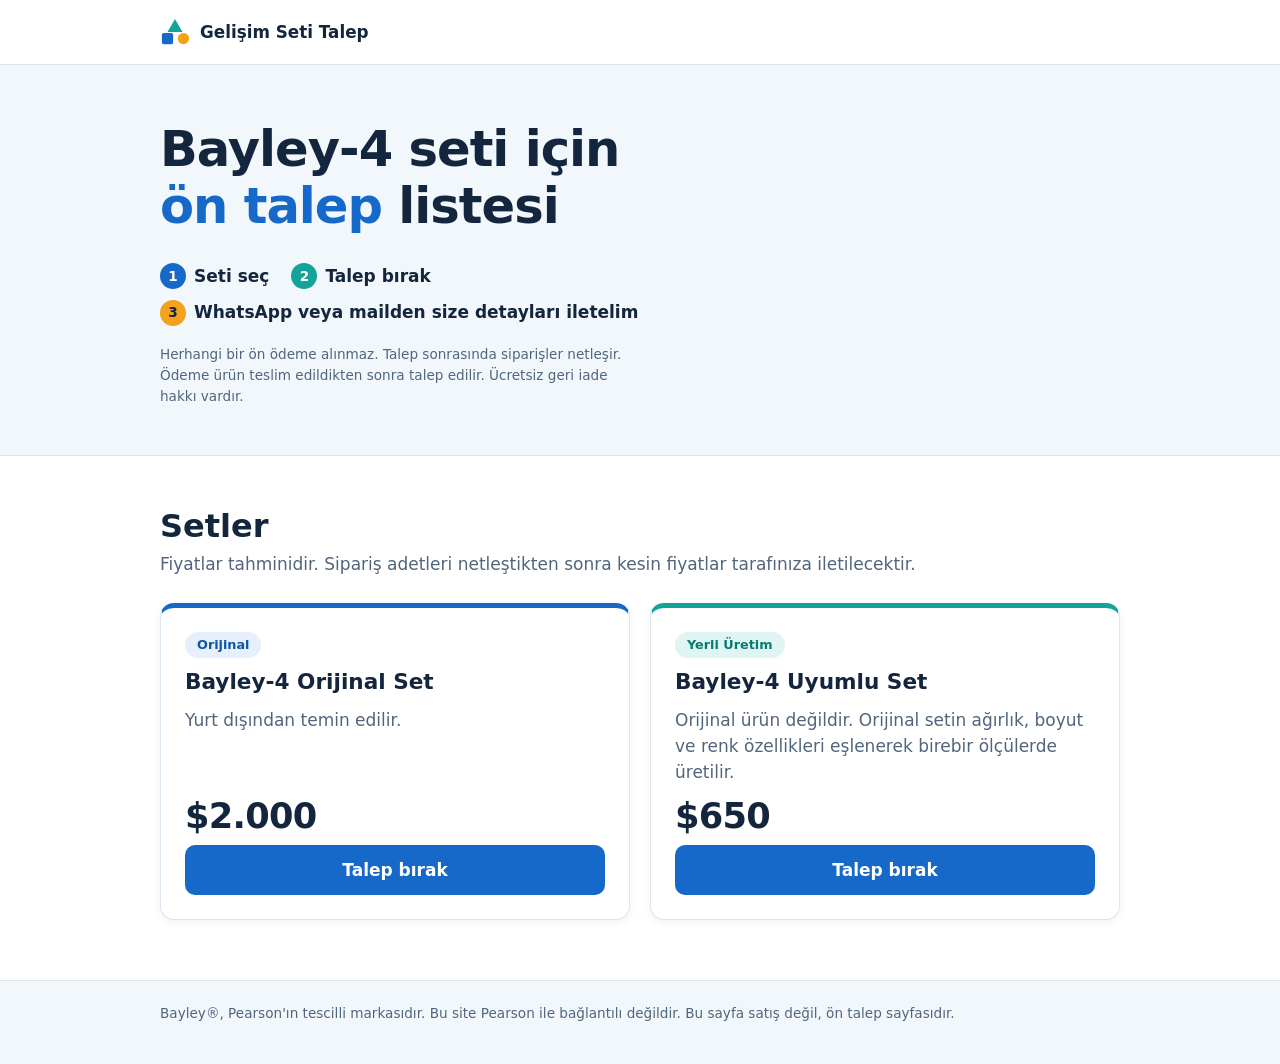
<file: index.html>
<!doctype html>
<html lang="tr">
<head>
<meta charset="utf-8">
<meta name="viewport" content="width=device-width, initial-scale=1">
<title>Bayley-4 Seti – Ön Talep</title>
<meta name="description" content="Bayley-4 gelişim değerlendirme seti için ön talep listesi. Orijinal ve yerli üretim seçenekleri.">
<meta name="robots" content="index,follow">
<link rel="stylesheet" href="style.css">
</head>
<body>

<header class="top">
  <div class="wrap top-in">
    <a class="brand" href="#top" aria-label="Ana sayfa">
      <svg width="30" height="30" viewBox="0 0 32 32" aria-hidden="true"><rect x="2" y="17" width="12" height="12" rx="2" fill="#1769c9"/><path d="M16 2l8 14H8z" fill="#12a39a"/><circle cx="25" cy="23" r="6" fill="#f2a21d"/></svg>
      <span>Gelişim Seti Talep</span>
    </a>
  </div>
</header>

<main id="top">
  <section class="hero">
    <div class="wrap hero-in">
      <div class="hero-text">
        <h1>Bayley-4 seti için <span class="hl">ön talep</span> listesi</h1>
        <ul class="steps" aria-label="Nasıl işliyor">
          <li><b>1</b> Seti seç</li>
          <li><b>2</b> Talep bırak</li>
          <li><b>3</b> WhatsApp veya mailden size detayları iletelim</li>
        </ul>
        <p class="fine">Herhangi bir ön ödeme alınmaz. Talep sonrasında siparişler netleşir. Ödeme ürün teslim edildikten sonra talep edilir. Ücretsiz geri iade hakkı vardır.</p>
      </div>
    </div>
  </section>

  <section id="urunler" class="section">
    <div class="wrap">
      <h2>Setler</h2>
      <p class="sub" id="price-note"></p>
      <div class="grid" id="product-grid"></div>
    </div>
  </section>
</main>

<footer class="foot">
  <div class="wrap">
    <p>Bayley®, Pearson'ın tescilli markasıdır. Bu site Pearson ile bağlantılı değildir. Bu sayfa satış değil, ön talep sayfasıdır.</p>
  </div>
</footer>

<!-- Talep formu -->
<dialog id="lead-dialog" aria-labelledby="lead-title">
  <form id="lead-form" method="dialog" novalidate>
    <div class="dlg-head">
      <h2 id="lead-title">Talep bırak</h2>
      <button type="button" class="x" id="lead-close" aria-label="Kapat">×</button>
    </div>

    <div id="lead-body">
      <p class="picked"><span>Seçtiğiniz set</span><strong id="picked-title"></strong></p>

      <p class="hint">Telefon veya e-posta yeterli.</p>
      <label>Ad soyad
        <input name="name" autocomplete="name" required>
      </label>
      <label>Telefon (WhatsApp)
        <input name="phone" type="tel" autocomplete="tel" inputmode="tel" placeholder="05XX XXX XX XX">
      </label>
      <label>E-posta
        <input name="email" type="email" autocomplete="email">
      </label>
      <label>Adet
        <input name="qty" type="number" min="1" max="999" value="1" inputmode="numeric">
      </label>

      <fieldset class="radios">
        <legend>Fiyat size nasıl geldi?</legend>
        <label><input type="radio" name="price_feedback" value="uygun"> Uygun</label>
        <label><input type="radio" name="price_feedback" value="pahali"> Pahalı</label>
        <label><input type="radio" name="price_feedback" value="cok_pahali"> Çok pahalı</label>
      </fieldset>

      <input type="text" name="website" tabindex="-1" autocomplete="off" class="hp" aria-hidden="true">

      <p class="err" id="lead-error" role="alert" hidden></p>
      <button class="btn btn-big btn-block" type="submit" id="lead-submit">Talebi gönder</button>
    </div>

    <div id="lead-done" hidden>
      <div class="done">
        <div class="tick" aria-hidden="true">✓</div>
        <h3>Talebin alındı!</h3>
        <p>En kısa sürede WhatsApp veya e-postadan detayları ileteceğiz.</p>
        <ul class="trust" id="trust-list"></ul>
        <button class="btn btn-small" type="button" id="done-close">Kapat</button>
      </div>
    </div>
  </form>
</dialog>

<script src="config.js"></script>
<script src="app.js"></script>
</body>
</html>
</file>
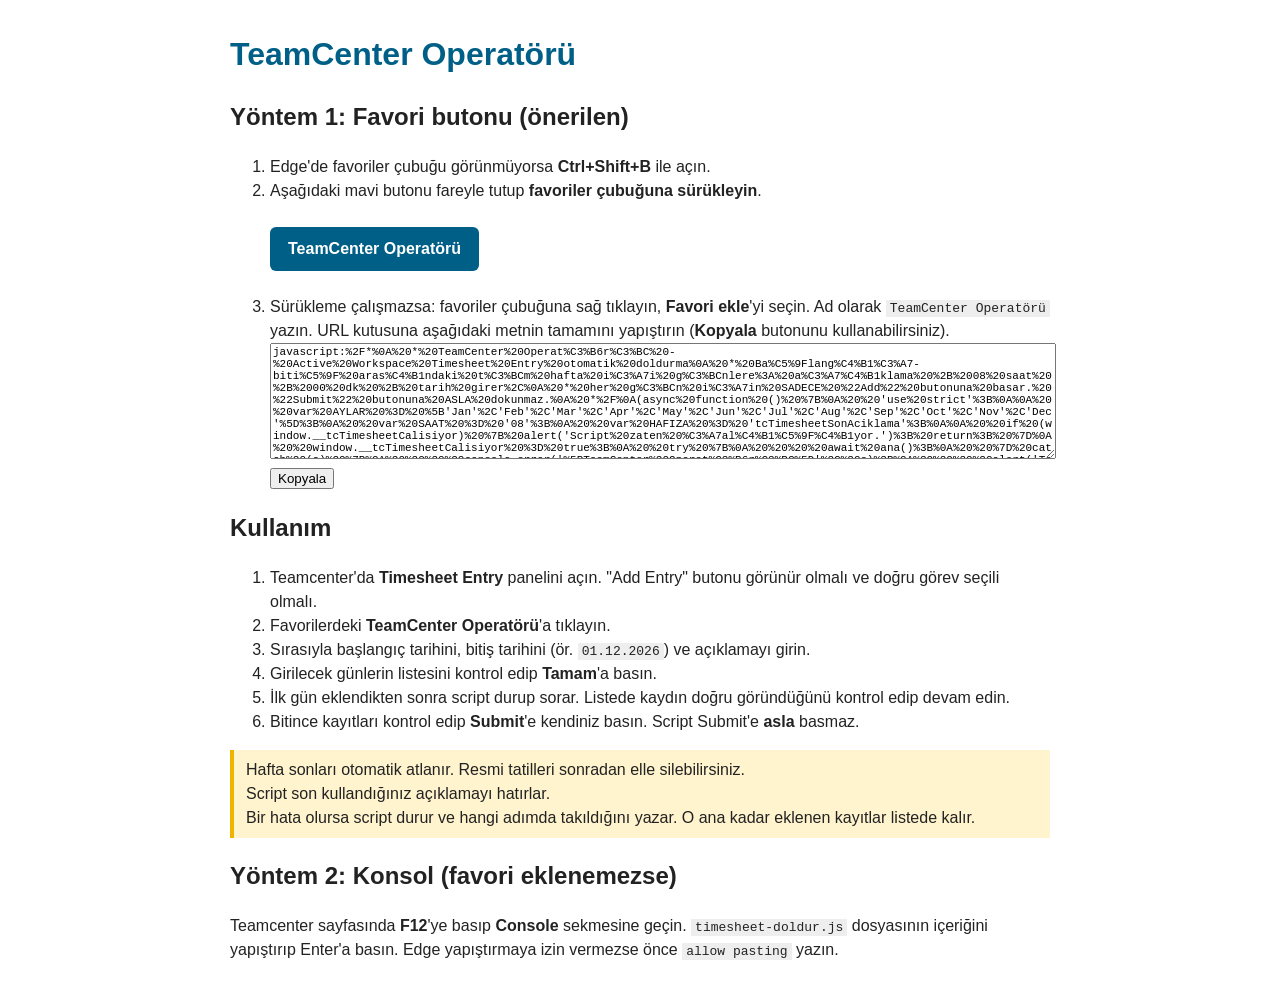
<file: teamcenter-timesheet/kurulum.html>
<!doctype html>
<html lang="tr"><head><meta charset="utf-8"><title>TeamCenter Operatörü - Kurulum</title>
<style>
body{font-family:Segoe UI,Arial,sans-serif;max-width:820px;margin:30px auto;padding:0 16px;line-height:1.5;color:#222;background:#fff}
h1{color:#005f87}.btn{display:inline-block;padding:10px 18px;background:#005f87;color:#fff;border-radius:6px;text-decoration:none;font-weight:bold}
textarea{width:100%;height:110px;font-family:Consolas,monospace;font-size:11px}
.not{background:#fff4ce;border-left:4px solid #f0b400;padding:8px 12px}code{background:#eee;padding:1px 4px}
</style></head><body>
<h1>TeamCenter Operatörü</h1>

<h2>Yöntem 1: Favori butonu (önerilen)</h2>
<ol>
<li>Edge'de favoriler çubuğu görünmüyorsa <b>Ctrl+Shift+B</b> ile açın.</li>
<li>Aşağıdaki mavi butonu fareyle tutup <b>favoriler çubuğuna sürükleyin</b>.<br><br>
<a class="btn" href="javascript:%2F*%0A%20*%20TeamCenter%20Operat%C3%B6r%C3%BC%20-%20Active%20Workspace%20Timesheet%20Entry%20otomatik%20doldurma%0A%20*%20Ba%C5%9Flang%C4%B1%C3%A7-biti%C5%9F%20aras%C4%B1ndaki%20t%C3%BCm%20hafta%20i%C3%A7i%20g%C3%BCnlere%3A%20a%C3%A7%C4%B1klama%20%2B%2008%20saat%20%2B%2000%20dk%20%2B%20tarih%20girer%2C%0A%20*%20her%20g%C3%BCn%20i%C3%A7in%20SADECE%20%22Add%22%20butonuna%20basar.%20%22Submit%22%20butonuna%20ASLA%20dokunmaz.%0A%20*%2F%0A(async%20function%20()%20%7B%0A%20%20'use%20strict'%3B%0A%0A%20%20var%20AYLAR%20%3D%20%5B'Jan'%2C'Feb'%2C'Mar'%2C'Apr'%2C'May'%2C'Jun'%2C'Jul'%2C'Aug'%2C'Sep'%2C'Oct'%2C'Nov'%2C'Dec'%5D%3B%0A%20%20var%20SAAT%20%3D%20'08'%3B%0A%20%20var%20HAFIZA%20%3D%20'tcTimesheetSonAciklama'%3B%0A%0A%20%20if%20(window.__tcTimesheetCalisiyor)%20%7B%20alert('Script%20zaten%20%C3%A7al%C4%B1%C5%9F%C4%B1yor.')%3B%20return%3B%20%7D%0A%20%20window.__tcTimesheetCalisiyor%20%3D%20true%3B%0A%20%20try%20%7B%0A%20%20%20%20await%20ana()%3B%0A%20%20%7D%20catch%20(e)%20%7B%0A%20%20%20%20console.error('%5BTeamCenter%20Operat%C3%B6r%C3%BC%5D'%2C%20e)%3B%0A%20%20%20%20alert('TeamCenter%20Operat%C3%B6r%C3%BC%20-%20HATA%3A%20'%20%2B%20e.message%20%2B%20'%5Cn%5Cn%C4%B0%C5%9Flem%20durduruldu.%20O%20ana%20kadar%20eklenen%20kay%C4%B1tlar%20listede%20duruyor.')%3B%0A%20%20%7D%20finally%20%7B%0A%20%20%20%20window.__tcTimesheetCalisiyor%20%3D%20false%3B%0A%20%20%7D%0A%0A%20%20async%20function%20ana()%20%7B%0A%20%20%20%20var%20bugun%20%3D%20trFormat(new%20Date())%3B%0A%0A%20%20%20%20var%20s1%20%3D%20prompt('Ba%C5%9Flang%C4%B1%C3%A7%20tarihi%20(GG.AA.YYYY)%3A'%2C%20bugun)%3B%0A%20%20%20%20if%20(s1%20%3D%3D%3D%20null)%20return%3B%0A%20%20%20%20var%20bas%20%3D%20tarihCoz(s1)%3B%0A%20%20%20%20if%20(!bas)%20throw%20new%20Error('Ge%C3%A7ersiz%20ba%C5%9Flang%C4%B1%C3%A7%20tarihi%3A%20'%20%2B%20s1)%3B%0A%0A%20%20%20%20var%20s2%20%3D%20prompt('Biti%C5%9F%20tarihi%20(GG.AA.YYYY)%3A'%2C%20trFormat(bas))%3B%0A%20%20%20%20if%20(s2%20%3D%3D%3D%20null)%20return%3B%0A%20%20%20%20var%20bit%20%3D%20tarihCoz(s2)%3B%0A%20%20%20%20if%20(!bit)%20throw%20new%20Error('Ge%C3%A7ersiz%20biti%C5%9F%20tarihi%3A%20'%20%2B%20s2)%3B%0A%20%20%20%20if%20(bit%20%3C%20bas)%20throw%20new%20Error('Biti%C5%9F%20tarihi%20ba%C5%9Flang%C4%B1%C3%A7tan%20%C3%B6nce%20olamaz.')%3B%0A%0A%20%20%20%20var%20son%20%3D%20''%3B%0A%20%20%20%20try%20%7B%20son%20%3D%20localStorage.getItem(HAFIZA)%20%7C%7C%20''%3B%20%7D%20catch%20(e)%20%7B%7D%0A%20%20%20%20var%20acik%20%3D%20prompt('A%C3%A7%C4%B1klama%20(yap%C4%B1%C5%9Ft%C4%B1r%C4%B1n)%3A'%2C%20son)%3B%0A%20%20%20%20if%20(acik%20%3D%3D%3D%20null)%20return%3B%0A%20%20%20%20acik%20%3D%20acik.trim()%3B%0A%20%20%20%20if%20(!acik)%20throw%20new%20Error('A%C3%A7%C4%B1klama%20bo%C5%9F%20olamaz.')%3B%0A%20%20%20%20try%20%7B%20localStorage.setItem(HAFIZA%2C%20acik)%3B%20%7D%20catch%20(e)%20%7B%7D%0A%0A%20%20%20%20var%20gunler%20%3D%20%5B%5D%3B%0A%20%20%20%20for%20(var%20d%20%3D%20new%20Date(bas)%3B%20d%20%3C%3D%20bit%3B%20d.setDate(d.getDate()%20%2B%201))%20%7B%0A%20%20%20%20%20%20if%20(d.getDay()%20!%3D%3D%200%20%26%26%20d.getDay()%20!%3D%3D%206)%20gunler.push(new%20Date(d))%3B%0A%20%20%20%20%7D%0A%20%20%20%20if%20(!gunler.length)%20%7B%20alert('Bu%20aral%C4%B1kta%20hafta%20i%C3%A7i%20g%C3%BCn%20yok.')%3B%20return%3B%20%7D%0A%0A%20%20%20%20var%20onay%20%3D%20confirm(%0A%20%20%20%20%20%20gunler.length%20%2B%20'%20hafta%20i%C3%A7i%20g%C3%BCn%20girilecek%3A%5Cn%5Cn'%20%2B%0A%20%20%20%20%20%20gunler.map(tcFormat).join('%2C%20')%20%2B%0A%20%20%20%20%20%20'%5Cn%5CnA%C3%A7%C4%B1klama%3A%20'%20%2B%20acik%20%2B%0A%20%20%20%20%20%20'%5CnS%C3%BCre%3A%20'%20%2B%20SAAT%20%2B%20'%20saat%2000%20dakika'%20%2B%0A%20%20%20%20%20%20'%5Cn%5CnSadece%20%22Add%22%20yap%C4%B1lacak%2C%20Submit%20YAPILMAYACAK.%5CnDevam%20edilsin%20mi%3F')%3B%0A%20%20%20%20if%20(!onay)%20return%3B%0A%0A%20%20%20%20for%20(var%20i%20%3D%200%3B%20i%20%3C%20gunler.length%3B%20i%2B%2B)%20%7B%0A%20%20%20%20%20%20var%20t%20%3D%20tcFormat(gunler%5Bi%5D)%3B%0A%20%20%20%20%20%20console.log('%5BTeamCenter%20Operat%C3%B6r%C3%BC%5D%20'%20%2B%20(i%20%2B%201)%20%2B%20'%2F'%20%2B%20gunler.length%20%2B%20'%20giriliyor%3A%20'%20%2B%20t)%3B%0A%20%20%20%20%20%20await%20kayitEkle(acik%2C%20t)%3B%0A%20%20%20%20%20%20console.log('%5BTeamCenter%20Operat%C3%B6r%C3%BC%5D%20Eklendi%3A%20'%20%2B%20t)%3B%0A%20%20%20%20%20%20if%20(i%20%3D%3D%3D%200%20%26%26%20gunler.length%20%3E%201)%20%7B%0A%20%20%20%20%20%20%20%20if%20(!confirm('%C4%B0lk%20kay%C4%B1t%20eklendi%20('%20%2B%20t%20%2B%20').%5CnListede%20do%C4%9Fru%20g%C3%B6r%C3%BCnd%C3%BC%C4%9F%C3%BCn%C3%BC%20kontrol%20edin.%5Cn%5CnKalan%20'%20%2B%0A%20%20%20%20%20%20%20%20%20%20%20%20%20%20%20%20%20%20%20%20%20(gunler.length%20-%201)%20%2B%20'%20g%C3%BCn%20i%C3%A7in%20devam%20edilsin%20mi%3F'))%20%7B%0A%20%20%20%20%20%20%20%20%20%20alert('Durduruldu.%201%20kay%C4%B1t%20eklendi.')%3B%0A%20%20%20%20%20%20%20%20%20%20return%3B%0A%20%20%20%20%20%20%20%20%7D%0A%20%20%20%20%20%20%7D%0A%20%20%20%20%7D%0A%20%20%20%20alert('Bitti.%20'%20%2B%20gunler.length%20%2B%20'%20kay%C4%B1t%20eklendi.%5CnKontrol%20edip%20Submit%5C'e%20kendiniz%20bas%C4%B1n.')%3B%0A%20%20%7D%0A%0A%20%20%2F*%20----------%20Tek%20bir%20kay%C4%B1t%20----------%20*%2F%0A%20%20async%20function%20kayitEkle(aciklama%2C%20tarih)%20%7B%0A%20%20%20%20if%20(!gorunur(tarihAlani()))%20%7B%0A%20%20%20%20%20%20var%20addEntry%20%3D%20await%20bekle(function%20()%20%7B%20return%20butonBul('Add%20Entry')%3B%20%7D%2C%2015000%2C%20'%22Add%20Entry%22%20butonu')%3B%0A%20%20%20%20%20%20tikla(addEntry)%3B%0A%20%20%20%20%7D%0A%0A%20%20%20%20var%20desc%20%3D%20await%20bekle(function%20()%20%7B%20return%20alanBul('Description'%2C%20'textarea')%20%7C%7C%20alanBul('Description'%2C%20'input')%3B%20%7D%2C%0A%20%20%20%20%20%20%20%20%20%20%20%20%20%20%20%20%20%20%20%20%20%20%20%20%20%20%2015000%2C%20'Description%20alan%C4%B1')%3B%0A%20%20%20%20await%20uyu(300)%3B%0A%20%20%20%20degerYaz(desc%2C%20aciklama)%3B%0A%0A%20%20%20%20var%20saat%20%3D%20await%20bekle(function%20()%20%7B%20return%20alanBul('Hours'%2C%20'input')%3B%20%7D%2C%205000%2C%20'Hours%20alan%C4%B1')%3B%0A%20%20%20%20await%20listedenSec(saat%2C%20SAAT)%3B%0A%0A%20%20%20%20var%20tarihInp%20%3D%20await%20bekle(tarihAlani%2C%205000%2C%20'Work%20Date%20alan%C4%B1')%3B%0A%20%20%20%20degerYaz(tarihInp%2C%20tarih)%3B%0A%20%20%20%20await%20uyu(500)%3B%0A%0A%20%20%20%20var%20add%20%3D%20await%20bekle(function%20()%20%7B%0A%20%20%20%20%20%20var%20b%20%3D%20butonBul('Add'%2C%20desc)%3B%0A%20%20%20%20%20%20return%20b%20%26%26%20!b.disabled%20%26%26%20b.getAttribute('aria-disabled')%20!%3D%3D%20'true'%20%3F%20b%20%3A%20null%3B%0A%20%20%20%20%7D%2C%208000%2C%20'aktif%20%22Add%22%20butonu%20(alanlardan%20biri%20kabul%20edilmemi%C5%9F%20olabilir)')%3B%0A%20%20%20%20tikla(add)%3B%0A%0A%20%20%20%20await%20bekle(function%20()%20%7B%20return%20(!gorunur(desc)%20%7C%7C%20desc.value%20%3D%3D%3D%20'')%20%3F%20true%20%3A%20null%3B%20%7D%2C%0A%20%20%20%20%20%20%20%20%20%20%20%20%20%20%20%2020000%2C%20'kayd%C4%B1n%20eklenmesi%20(ekranda%20hata%20mesaj%C4%B1%20olabilir)')%3B%0A%20%20%20%20await%20uyu(1000)%3B%0A%20%20%7D%0A%0A%20%20%2F*%20----------%20Hours%20a%C3%A7%C4%B1l%C4%B1r%20listesi%20----------%20*%2F%0A%20%20async%20function%20listedenSec(input%2C%20deger)%20%7B%0A%20%20%20%20var%20hedefler%20%3D%20%5Binput%2C%20input.parentElement%2C%20input.parentElement%20%26%26%20input.parentElement.parentElement%5D%3B%0A%20%20%20%20var%20oge%20%3D%20null%3B%0A%20%20%20%20for%20(var%20i%20%3D%200%3B%20i%20%3C%20hedefler.length%20%26%26%20!oge%3B%20i%2B%2B)%20%7B%0A%20%20%20%20%20%20if%20(!hedefler%5Bi%5D)%20continue%3B%0A%20%20%20%20%20%20tikla(hedefler%5Bi%5D)%3B%0A%20%20%20%20%20%20try%20%7B%20oge%20%3D%20await%20bekle(function%20()%20%7B%20return%20secenekBul(deger%2C%20input)%3B%20%7D%2C%202000%2C%20'')%3B%20%7D%20catch%20(e)%20%7B%7D%0A%20%20%20%20%7D%0A%20%20%20%20if%20(oge)%20%7B%0A%20%20%20%20%20%20tikla(oge)%3B%0A%20%20%20%20%7D%20else%20%7B%0A%20%20%20%20%20%20degerYaz(input%2C%20deger)%3B%0A%20%20%20%20%20%20tus(input%2C%20'Enter')%3B%0A%20%20%20%20%7D%0A%20%20%20%20await%20uyu(400)%3B%0A%20%20%20%20var%20v%20%3D%20(input.value%20%7C%7C%20'').trim()%3B%0A%20%20%20%20if%20(%2F%5E%5Cd%2B%24%2F.test(v)%20%26%26%20parseInt(v%2C%2010)%20!%3D%3D%20parseInt(deger%2C%2010))%20%7B%0A%20%20%20%20%20%20throw%20new%20Error('Hours%20alan%C4%B1nda%20'%20%2B%20deger%20%2B%20'%20se%C3%A7ilemedi%20(%C5%9Fu%20an%3A%20'%20%2B%20v%20%2B%20').')%3B%0A%20%20%20%20%7D%0A%20%20%7D%0A%0A%20%20function%20secenekBul(deger%2C%20haric)%20%7B%0A%20%20%20%20var%20adaylar%20%3D%20%5Bdeger%2C%20String(parseInt(deger%2C%2010))%5D%3B%0A%20%20%20%20var%20hepsi%20%3D%20document.querySelectorAll('li%2C%20%5Brole%3Doption%5D%2C%20div%2C%20span%2C%20a')%3B%0A%20%20%20%20for%20(var%20i%20%3D%200%3B%20i%20%3C%20hepsi.length%3B%20i%2B%2B)%20%7B%0A%20%20%20%20%20%20var%20e%20%3D%20hepsi%5Bi%5D%3B%0A%20%20%20%20%20%20if%20(e%20%3D%3D%3D%20haric%20%7C%7C%20!gorunur(e))%20continue%3B%0A%20%20%20%20%20%20if%20(adaylar.indexOf(kendiYazisi(e))%20%3D%3D%3D%20-1)%20continue%3B%0A%20%20%20%20%20%20return%20e.closest('li%2C%20%5Brole%3Doption%5D')%20%7C%7C%20e%3B%0A%20%20%20%20%7D%0A%20%20%20%20return%20null%3B%0A%20%20%7D%0A%0A%20%20%2F*%20----------%20Eleman%20bulma%20----------%20*%2F%0A%20%20function%20butonBul(yazi%2C%20kok)%20%7B%0A%20%20%20%20var%20hedef%20%3D%20sade(yazi)%3B%0A%20%20%20%20var%20sec%20%3D%20'button%2C%20%5Brole%3Dbutton%5D%2C%20a'%3B%0A%20%20%20%20function%20ara(alan)%20%7B%0A%20%20%20%20%20%20var%20list%20%3D%20Array.prototype.filter.call(alan.querySelectorAll(sec)%2C%20gorunur)%3B%0A%20%20%20%20%20%20return%20list.find(function%20(b)%20%7B%20return%20sade(b.textContent)%20%3D%3D%3D%20hedef%3B%20%7D)%20%7C%7C%0A%20%20%20%20%20%20%20%20%20%20%20%20%20list.find(function%20(b)%20%7B%20return%20sade(b.getAttribute('title'))%20%3D%3D%3D%20hedef%20%7C%7C%20sade(b.getAttribute('aria-label'))%20%3D%3D%3D%20hedef%3B%20%7D)%3B%0A%20%20%20%20%7D%0A%20%20%20%20if%20(kok)%20%7B%0A%20%20%20%20%20%20for%20(var%20p%20%3D%20kok.parentElement%3B%20p%3B%20p%20%3D%20p.parentElement)%20%7B%0A%20%20%20%20%20%20%20%20var%20b%20%3D%20ara(p)%3B%0A%20%20%20%20%20%20%20%20if%20(b)%20return%20b%3B%0A%20%20%20%20%20%20%7D%0A%20%20%20%20%20%20return%20null%3B%0A%20%20%20%20%7D%0A%20%20%20%20return%20ara(document)%20%7C%7C%20null%3B%0A%20%20%7D%0A%0A%20%20function%20alanBul(etiket%2C%20sec)%20%7B%0A%20%20%20%20var%20hedef%20%3D%20harfler(etiket)%3B%0A%20%20%20%20var%20hepsi%20%3D%20document.querySelectorAll('label%2C%20span%2C%20div%2C%20td%2C%20th%2C%20p')%3B%0A%20%20%20%20for%20(var%20i%20%3D%200%3B%20i%20%3C%20hepsi.length%3B%20i%2B%2B)%20%7B%0A%20%20%20%20%20%20var%20e%20%3D%20hepsi%5Bi%5D%3B%0A%20%20%20%20%20%20if%20(harfler(kendiYazisi(e))%20!%3D%3D%20hedef%20%7C%7C%20!gorunur(e))%20continue%3B%0A%20%20%20%20%20%20var%20p%20%3D%20e%3B%0A%20%20%20%20%20%20for%20(var%20k%20%3D%200%3B%20p%20%26%26%20k%20%3C%206%3B%20k%2B%2B%2C%20p%20%3D%20p.parentElement)%20%7B%0A%20%20%20%20%20%20%20%20var%20inp%20%3D%20Array.prototype.find.call(p.querySelectorAll(sec)%2C%20function%20(x)%20%7B%0A%20%20%20%20%20%20%20%20%20%20return%20gorunur(x)%20%26%26%20x.type%20!%3D%3D%20'hidden'%20%26%26%20x.type%20!%3D%3D%20'checkbox'%3B%0A%20%20%20%20%20%20%20%20%7D)%3B%0A%20%20%20%20%20%20%20%20if%20(inp)%20return%20inp%3B%0A%20%20%20%20%20%20%7D%0A%20%20%20%20%7D%0A%20%20%20%20return%20null%3B%0A%20%20%7D%0A%0A%20%20function%20tarihAlani()%20%7B%0A%20%20%20%20var%20inp%20%3D%20Array.prototype.find.call(document.querySelectorAll('input%5Bplaceholder%5D')%2C%20function%20(x)%20%7B%0A%20%20%20%20%20%20return%20%2FDD-MMM-YYYY%2Fi.test(x.getAttribute('placeholder'))%20%26%26%20gorunur(x)%3B%0A%20%20%20%20%7D)%3B%0A%20%20%20%20return%20inp%20%7C%7C%20alanBul('Work%20Date'%2C%20'input')%3B%0A%20%20%7D%0A%0A%20%20%2F*%20----------%20Etkile%C5%9Fim%20----------%20*%2F%0A%20%20function%20tikla(el)%20%7B%0A%20%20%20%20el.scrollIntoView(%7B%20block%3A%20'center'%20%7D)%3B%0A%20%20%20%20%5B'pointerdown'%2C%20'mousedown'%2C%20'pointerup'%2C%20'mouseup'%5D.forEach(function%20(t)%20%7B%0A%20%20%20%20%20%20el.dispatchEvent(new%20MouseEvent(t%2C%20%7B%20bubbles%3A%20true%2C%20cancelable%3A%20true%2C%20view%3A%20window%20%7D))%3B%0A%20%20%20%20%7D)%3B%0A%20%20%20%20el.click()%3B%0A%20%20%7D%0A%0A%20%20function%20degerYaz(el%2C%20deger)%20%7B%0A%20%20%20%20el.focus()%3B%0A%20%20%20%20var%20proto%20%3D%20el.tagName%20%3D%3D%3D%20'TEXTAREA'%20%3F%20HTMLTextAreaElement.prototype%20%3A%20HTMLInputElement.prototype%3B%0A%20%20%20%20Object.getOwnPropertyDescriptor(proto%2C%20'value').set.call(el%2C%20deger)%3B%0A%20%20%20%20el.dispatchEvent(new%20Event('input'%2C%20%7B%20bubbles%3A%20true%20%7D))%3B%0A%20%20%20%20el.dispatchEvent(new%20Event('change'%2C%20%7B%20bubbles%3A%20true%20%7D))%3B%0A%20%20%20%20el.dispatchEvent(new%20FocusEvent('blur'))%3B%0A%20%20%20%20el.dispatchEvent(new%20FocusEvent('focusout'%2C%20%7B%20bubbles%3A%20true%20%7D))%3B%0A%20%20%20%20el.blur()%3B%0A%20%20%7D%0A%0A%20%20function%20tus(el%2C%20key)%20%7B%0A%20%20%20%20%5B'keydown'%2C%20'keypress'%2C%20'keyup'%5D.forEach(function%20(t)%20%7B%0A%20%20%20%20%20%20el.dispatchEvent(new%20KeyboardEvent(t%2C%20%7B%20bubbles%3A%20true%2C%20key%3A%20key%2C%20code%3A%20key%2C%20keyCode%3A%2013%2C%20which%3A%2013%20%7D))%3B%0A%20%20%20%20%7D)%3B%0A%20%20%7D%0A%0A%20%20%2F*%20----------%20Yard%C4%B1mc%C4%B1lar%20----------%20*%2F%0A%20%20function%20gorunur(el)%20%7B%0A%20%20%20%20if%20(!el%20%7C%7C%20!el.isConnected)%20return%20false%3B%0A%20%20%20%20if%20(!el.getClientRects().length)%20return%20false%3B%0A%20%20%20%20var%20s%20%3D%20getComputedStyle(el)%3B%0A%20%20%20%20return%20s.visibility%20!%3D%3D%20'hidden'%20%26%26%20s.display%20!%3D%3D%20'none'%3B%0A%20%20%7D%0A%0A%20%20function%20kendiYazisi(el)%20%7B%0A%20%20%20%20var%20t%20%3D%20''%3B%0A%20%20%20%20for%20(var%20n%20%3D%20el.firstChild%3B%20n%3B%20n%20%3D%20n.nextSibling)%20if%20(n.nodeType%20%3D%3D%3D%203)%20t%20%2B%3D%20n.nodeValue%3B%0A%20%20%20%20return%20t.replace(%2F%5Cs%2B%2Fg%2C%20'%20').trim()%3B%0A%20%20%7D%0A%0A%20%20function%20sade(s)%20%7B%20return%20(s%20%7C%7C%20'').replace(%2F%5Cs%2B%2Fg%2C%20'%20').trim().toLowerCase()%3B%20%7D%0A%20%20function%20harfler(s)%20%7B%20return%20sade(s).replace(%2F%5B%5Ea-z%20%5D%2Fg%2C%20'').trim()%3B%20%7D%0A%0A%20%20function%20uyu(ms)%20%7B%20return%20new%20Promise(function%20(r)%20%7B%20setTimeout(r%2C%20ms)%3B%20%7D)%3B%20%7D%0A%0A%20%20async%20function%20bekle(fn%2C%20ms%2C%20ad)%20%7B%0A%20%20%20%20var%20t0%20%3D%20Date.now()%3B%0A%20%20%20%20while%20(Date.now()%20-%20t0%20%3C%20ms)%20%7B%0A%20%20%20%20%20%20var%20r%20%3D%20fn()%3B%0A%20%20%20%20%20%20if%20(r)%20return%20r%3B%0A%20%20%20%20%20%20await%20uyu(200)%3B%0A%20%20%20%20%7D%0A%20%20%20%20throw%20new%20Error((ad%20%7C%7C%20'Eleman')%20%2B%20'%20bulunamad%C4%B1%20%2F%20zaman%20a%C5%9F%C4%B1m%C4%B1.')%3B%0A%20%20%7D%0A%0A%20%20function%20tarihCoz(s)%20%7B%0A%20%20%20%20s%20%3D%20(s%20%7C%7C%20'').trim()%3B%0A%20%20%20%20var%20m%20%3D%20s.match(%2F%5E(%5Cd%7B1%2C2%7D)%5B.%5C%2F-%5D(%5Cd%7B1%2C2%7D)%5B.%5C%2F-%5D(%5Cd%7B4%7D)%24%2F)%2C%20y%2C%20a%2C%20g%3B%0A%20%20%20%20if%20(m)%20%7B%20g%20%3D%20%2Bm%5B1%5D%3B%20a%20%3D%20%2Bm%5B2%5D%3B%20y%20%3D%20%2Bm%5B3%5D%3B%20%7D%0A%20%20%20%20else%20if%20((m%20%3D%20s.match(%2F%5E(%5Cd%7B4%7D)-(%5Cd%7B1%2C2%7D)-(%5Cd%7B1%2C2%7D)%24%2F)))%20%7B%20y%20%3D%20%2Bm%5B1%5D%3B%20a%20%3D%20%2Bm%5B2%5D%3B%20g%20%3D%20%2Bm%5B3%5D%3B%20%7D%0A%20%20%20%20else%20return%20null%3B%0A%20%20%20%20var%20d%20%3D%20new%20Date(y%2C%20a%20-%201%2C%20g)%3B%0A%20%20%20%20return%20(d.getFullYear()%20%3D%3D%3D%20y%20%26%26%20d.getMonth()%20%3D%3D%3D%20a%20-%201%20%26%26%20d.getDate()%20%3D%3D%3D%20g)%20%3F%20d%20%3A%20null%3B%0A%20%20%7D%0A%0A%20%20function%20iki(n)%20%7B%20return%20(n%20%3C%2010%20%3F%20'0'%20%3A%20'')%20%2B%20n%3B%20%7D%0A%20%20function%20tcFormat(d)%20%7B%20return%20iki(d.getDate())%20%2B%20'-'%20%2B%20AYLAR%5Bd.getMonth()%5D%20%2B%20'-'%20%2B%20d.getFullYear()%3B%20%7D%0A%20%20function%20trFormat(d)%20%7B%20return%20iki(d.getDate())%20%2B%20'.'%20%2B%20iki(d.getMonth()%20%2B%201)%20%2B%20'.'%20%2B%20d.getFullYear()%3B%20%7D%0A%7D)()%3B%0A">TeamCenter Operatörü</a><br><br></li>
<li>Sürükleme çalışmazsa: favoriler çubuğuna sağ tıklayın, <b>Favori ekle</b>'yi seçin. Ad olarak <code>TeamCenter Operatörü</code> yazın. URL kutusuna aşağıdaki metnin tamamını yapıştırın (<b>Kopyala</b> butonunu kullanabilirsiniz).<br>
<textarea id="bm" readonly>javascript:%2F*%0A%20*%20TeamCenter%20Operat%C3%B6r%C3%BC%20-%20Active%20Workspace%20Timesheet%20Entry%20otomatik%20doldurma%0A%20*%20Ba%C5%9Flang%C4%B1%C3%A7-biti%C5%9F%20aras%C4%B1ndaki%20t%C3%BCm%20hafta%20i%C3%A7i%20g%C3%BCnlere%3A%20a%C3%A7%C4%B1klama%20%2B%2008%20saat%20%2B%2000%20dk%20%2B%20tarih%20girer%2C%0A%20*%20her%20g%C3%BCn%20i%C3%A7in%20SADECE%20%22Add%22%20butonuna%20basar.%20%22Submit%22%20butonuna%20ASLA%20dokunmaz.%0A%20*%2F%0A(async%20function%20()%20%7B%0A%20%20'use%20strict'%3B%0A%0A%20%20var%20AYLAR%20%3D%20%5B'Jan'%2C'Feb'%2C'Mar'%2C'Apr'%2C'May'%2C'Jun'%2C'Jul'%2C'Aug'%2C'Sep'%2C'Oct'%2C'Nov'%2C'Dec'%5D%3B%0A%20%20var%20SAAT%20%3D%20'08'%3B%0A%20%20var%20HAFIZA%20%3D%20'tcTimesheetSonAciklama'%3B%0A%0A%20%20if%20(window.__tcTimesheetCalisiyor)%20%7B%20alert('Script%20zaten%20%C3%A7al%C4%B1%C5%9F%C4%B1yor.')%3B%20return%3B%20%7D%0A%20%20window.__tcTimesheetCalisiyor%20%3D%20true%3B%0A%20%20try%20%7B%0A%20%20%20%20await%20ana()%3B%0A%20%20%7D%20catch%20(e)%20%7B%0A%20%20%20%20console.error('%5BTeamCenter%20Operat%C3%B6r%C3%BC%5D'%2C%20e)%3B%0A%20%20%20%20alert('TeamCenter%20Operat%C3%B6r%C3%BC%20-%20HATA%3A%20'%20%2B%20e.message%20%2B%20'%5Cn%5Cn%C4%B0%C5%9Flem%20durduruldu.%20O%20ana%20kadar%20eklenen%20kay%C4%B1tlar%20listede%20duruyor.')%3B%0A%20%20%7D%20finally%20%7B%0A%20%20%20%20window.__tcTimesheetCalisiyor%20%3D%20false%3B%0A%20%20%7D%0A%0A%20%20async%20function%20ana()%20%7B%0A%20%20%20%20var%20bugun%20%3D%20trFormat(new%20Date())%3B%0A%0A%20%20%20%20var%20s1%20%3D%20prompt('Ba%C5%9Flang%C4%B1%C3%A7%20tarihi%20(GG.AA.YYYY)%3A'%2C%20bugun)%3B%0A%20%20%20%20if%20(s1%20%3D%3D%3D%20null)%20return%3B%0A%20%20%20%20var%20bas%20%3D%20tarihCoz(s1)%3B%0A%20%20%20%20if%20(!bas)%20throw%20new%20Error('Ge%C3%A7ersiz%20ba%C5%9Flang%C4%B1%C3%A7%20tarihi%3A%20'%20%2B%20s1)%3B%0A%0A%20%20%20%20var%20s2%20%3D%20prompt('Biti%C5%9F%20tarihi%20(GG.AA.YYYY)%3A'%2C%20trFormat(bas))%3B%0A%20%20%20%20if%20(s2%20%3D%3D%3D%20null)%20return%3B%0A%20%20%20%20var%20bit%20%3D%20tarihCoz(s2)%3B%0A%20%20%20%20if%20(!bit)%20throw%20new%20Error('Ge%C3%A7ersiz%20biti%C5%9F%20tarihi%3A%20'%20%2B%20s2)%3B%0A%20%20%20%20if%20(bit%20%3C%20bas)%20throw%20new%20Error('Biti%C5%9F%20tarihi%20ba%C5%9Flang%C4%B1%C3%A7tan%20%C3%B6nce%20olamaz.')%3B%0A%0A%20%20%20%20var%20son%20%3D%20''%3B%0A%20%20%20%20try%20%7B%20son%20%3D%20localStorage.getItem(HAFIZA)%20%7C%7C%20''%3B%20%7D%20catch%20(e)%20%7B%7D%0A%20%20%20%20var%20acik%20%3D%20prompt('A%C3%A7%C4%B1klama%20(yap%C4%B1%C5%9Ft%C4%B1r%C4%B1n)%3A'%2C%20son)%3B%0A%20%20%20%20if%20(acik%20%3D%3D%3D%20null)%20return%3B%0A%20%20%20%20acik%20%3D%20acik.trim()%3B%0A%20%20%20%20if%20(!acik)%20throw%20new%20Error('A%C3%A7%C4%B1klama%20bo%C5%9F%20olamaz.')%3B%0A%20%20%20%20try%20%7B%20localStorage.setItem(HAFIZA%2C%20acik)%3B%20%7D%20catch%20(e)%20%7B%7D%0A%0A%20%20%20%20var%20gunler%20%3D%20%5B%5D%3B%0A%20%20%20%20for%20(var%20d%20%3D%20new%20Date(bas)%3B%20d%20%3C%3D%20bit%3B%20d.setDate(d.getDate()%20%2B%201))%20%7B%0A%20%20%20%20%20%20if%20(d.getDay()%20!%3D%3D%200%20%26%26%20d.getDay()%20!%3D%3D%206)%20gunler.push(new%20Date(d))%3B%0A%20%20%20%20%7D%0A%20%20%20%20if%20(!gunler.length)%20%7B%20alert('Bu%20aral%C4%B1kta%20hafta%20i%C3%A7i%20g%C3%BCn%20yok.')%3B%20return%3B%20%7D%0A%0A%20%20%20%20var%20onay%20%3D%20confirm(%0A%20%20%20%20%20%20gunler.length%20%2B%20'%20hafta%20i%C3%A7i%20g%C3%BCn%20girilecek%3A%5Cn%5Cn'%20%2B%0A%20%20%20%20%20%20gunler.map(tcFormat).join('%2C%20')%20%2B%0A%20%20%20%20%20%20'%5Cn%5CnA%C3%A7%C4%B1klama%3A%20'%20%2B%20acik%20%2B%0A%20%20%20%20%20%20'%5CnS%C3%BCre%3A%20'%20%2B%20SAAT%20%2B%20'%20saat%2000%20dakika'%20%2B%0A%20%20%20%20%20%20'%5Cn%5CnSadece%20%22Add%22%20yap%C4%B1lacak%2C%20Submit%20YAPILMAYACAK.%5CnDevam%20edilsin%20mi%3F')%3B%0A%20%20%20%20if%20(!onay)%20return%3B%0A%0A%20%20%20%20for%20(var%20i%20%3D%200%3B%20i%20%3C%20gunler.length%3B%20i%2B%2B)%20%7B%0A%20%20%20%20%20%20var%20t%20%3D%20tcFormat(gunler%5Bi%5D)%3B%0A%20%20%20%20%20%20console.log('%5BTeamCenter%20Operat%C3%B6r%C3%BC%5D%20'%20%2B%20(i%20%2B%201)%20%2B%20'%2F'%20%2B%20gunler.length%20%2B%20'%20giriliyor%3A%20'%20%2B%20t)%3B%0A%20%20%20%20%20%20await%20kayitEkle(acik%2C%20t)%3B%0A%20%20%20%20%20%20console.log('%5BTeamCenter%20Operat%C3%B6r%C3%BC%5D%20Eklendi%3A%20'%20%2B%20t)%3B%0A%20%20%20%20%20%20if%20(i%20%3D%3D%3D%200%20%26%26%20gunler.length%20%3E%201)%20%7B%0A%20%20%20%20%20%20%20%20if%20(!confirm('%C4%B0lk%20kay%C4%B1t%20eklendi%20('%20%2B%20t%20%2B%20').%5CnListede%20do%C4%9Fru%20g%C3%B6r%C3%BCnd%C3%BC%C4%9F%C3%BCn%C3%BC%20kontrol%20edin.%5Cn%5CnKalan%20'%20%2B%0A%20%20%20%20%20%20%20%20%20%20%20%20%20%20%20%20%20%20%20%20%20(gunler.length%20-%201)%20%2B%20'%20g%C3%BCn%20i%C3%A7in%20devam%20edilsin%20mi%3F'))%20%7B%0A%20%20%20%20%20%20%20%20%20%20alert('Durduruldu.%201%20kay%C4%B1t%20eklendi.')%3B%0A%20%20%20%20%20%20%20%20%20%20return%3B%0A%20%20%20%20%20%20%20%20%7D%0A%20%20%20%20%20%20%7D%0A%20%20%20%20%7D%0A%20%20%20%20alert('Bitti.%20'%20%2B%20gunler.length%20%2B%20'%20kay%C4%B1t%20eklendi.%5CnKontrol%20edip%20Submit%5C'e%20kendiniz%20bas%C4%B1n.')%3B%0A%20%20%7D%0A%0A%20%20%2F*%20----------%20Tek%20bir%20kay%C4%B1t%20----------%20*%2F%0A%20%20async%20function%20kayitEkle(aciklama%2C%20tarih)%20%7B%0A%20%20%20%20if%20(!gorunur(tarihAlani()))%20%7B%0A%20%20%20%20%20%20var%20addEntry%20%3D%20await%20bekle(function%20()%20%7B%20return%20butonBul('Add%20Entry')%3B%20%7D%2C%2015000%2C%20'%22Add%20Entry%22%20butonu')%3B%0A%20%20%20%20%20%20tikla(addEntry)%3B%0A%20%20%20%20%7D%0A%0A%20%20%20%20var%20desc%20%3D%20await%20bekle(function%20()%20%7B%20return%20alanBul('Description'%2C%20'textarea')%20%7C%7C%20alanBul('Description'%2C%20'input')%3B%20%7D%2C%0A%20%20%20%20%20%20%20%20%20%20%20%20%20%20%20%20%20%20%20%20%20%20%20%20%20%20%2015000%2C%20'Description%20alan%C4%B1')%3B%0A%20%20%20%20await%20uyu(300)%3B%0A%20%20%20%20degerYaz(desc%2C%20aciklama)%3B%0A%0A%20%20%20%20var%20saat%20%3D%20await%20bekle(function%20()%20%7B%20return%20alanBul('Hours'%2C%20'input')%3B%20%7D%2C%205000%2C%20'Hours%20alan%C4%B1')%3B%0A%20%20%20%20await%20listedenSec(saat%2C%20SAAT)%3B%0A%0A%20%20%20%20var%20tarihInp%20%3D%20await%20bekle(tarihAlani%2C%205000%2C%20'Work%20Date%20alan%C4%B1')%3B%0A%20%20%20%20degerYaz(tarihInp%2C%20tarih)%3B%0A%20%20%20%20await%20uyu(500)%3B%0A%0A%20%20%20%20var%20add%20%3D%20await%20bekle(function%20()%20%7B%0A%20%20%20%20%20%20var%20b%20%3D%20butonBul('Add'%2C%20desc)%3B%0A%20%20%20%20%20%20return%20b%20%26%26%20!b.disabled%20%26%26%20b.getAttribute('aria-disabled')%20!%3D%3D%20'true'%20%3F%20b%20%3A%20null%3B%0A%20%20%20%20%7D%2C%208000%2C%20'aktif%20%22Add%22%20butonu%20(alanlardan%20biri%20kabul%20edilmemi%C5%9F%20olabilir)')%3B%0A%20%20%20%20tikla(add)%3B%0A%0A%20%20%20%20await%20bekle(function%20()%20%7B%20return%20(!gorunur(desc)%20%7C%7C%20desc.value%20%3D%3D%3D%20'')%20%3F%20true%20%3A%20null%3B%20%7D%2C%0A%20%20%20%20%20%20%20%20%20%20%20%20%20%20%20%2020000%2C%20'kayd%C4%B1n%20eklenmesi%20(ekranda%20hata%20mesaj%C4%B1%20olabilir)')%3B%0A%20%20%20%20await%20uyu(1000)%3B%0A%20%20%7D%0A%0A%20%20%2F*%20----------%20Hours%20a%C3%A7%C4%B1l%C4%B1r%20listesi%20----------%20*%2F%0A%20%20async%20function%20listedenSec(input%2C%20deger)%20%7B%0A%20%20%20%20var%20hedefler%20%3D%20%5Binput%2C%20input.parentElement%2C%20input.parentElement%20%26%26%20input.parentElement.parentElement%5D%3B%0A%20%20%20%20var%20oge%20%3D%20null%3B%0A%20%20%20%20for%20(var%20i%20%3D%200%3B%20i%20%3C%20hedefler.length%20%26%26%20!oge%3B%20i%2B%2B)%20%7B%0A%20%20%20%20%20%20if%20(!hedefler%5Bi%5D)%20continue%3B%0A%20%20%20%20%20%20tikla(hedefler%5Bi%5D)%3B%0A%20%20%20%20%20%20try%20%7B%20oge%20%3D%20await%20bekle(function%20()%20%7B%20return%20secenekBul(deger%2C%20input)%3B%20%7D%2C%202000%2C%20'')%3B%20%7D%20catch%20(e)%20%7B%7D%0A%20%20%20%20%7D%0A%20%20%20%20if%20(oge)%20%7B%0A%20%20%20%20%20%20tikla(oge)%3B%0A%20%20%20%20%7D%20else%20%7B%0A%20%20%20%20%20%20degerYaz(input%2C%20deger)%3B%0A%20%20%20%20%20%20tus(input%2C%20'Enter')%3B%0A%20%20%20%20%7D%0A%20%20%20%20await%20uyu(400)%3B%0A%20%20%20%20var%20v%20%3D%20(input.value%20%7C%7C%20'').trim()%3B%0A%20%20%20%20if%20(%2F%5E%5Cd%2B%24%2F.test(v)%20%26%26%20parseInt(v%2C%2010)%20!%3D%3D%20parseInt(deger%2C%2010))%20%7B%0A%20%20%20%20%20%20throw%20new%20Error('Hours%20alan%C4%B1nda%20'%20%2B%20deger%20%2B%20'%20se%C3%A7ilemedi%20(%C5%9Fu%20an%3A%20'%20%2B%20v%20%2B%20').')%3B%0A%20%20%20%20%7D%0A%20%20%7D%0A%0A%20%20function%20secenekBul(deger%2C%20haric)%20%7B%0A%20%20%20%20var%20adaylar%20%3D%20%5Bdeger%2C%20String(parseInt(deger%2C%2010))%5D%3B%0A%20%20%20%20var%20hepsi%20%3D%20document.querySelectorAll('li%2C%20%5Brole%3Doption%5D%2C%20div%2C%20span%2C%20a')%3B%0A%20%20%20%20for%20(var%20i%20%3D%200%3B%20i%20%3C%20hepsi.length%3B%20i%2B%2B)%20%7B%0A%20%20%20%20%20%20var%20e%20%3D%20hepsi%5Bi%5D%3B%0A%20%20%20%20%20%20if%20(e%20%3D%3D%3D%20haric%20%7C%7C%20!gorunur(e))%20continue%3B%0A%20%20%20%20%20%20if%20(adaylar.indexOf(kendiYazisi(e))%20%3D%3D%3D%20-1)%20continue%3B%0A%20%20%20%20%20%20return%20e.closest('li%2C%20%5Brole%3Doption%5D')%20%7C%7C%20e%3B%0A%20%20%20%20%7D%0A%20%20%20%20return%20null%3B%0A%20%20%7D%0A%0A%20%20%2F*%20----------%20Eleman%20bulma%20----------%20*%2F%0A%20%20function%20butonBul(yazi%2C%20kok)%20%7B%0A%20%20%20%20var%20hedef%20%3D%20sade(yazi)%3B%0A%20%20%20%20var%20sec%20%3D%20'button%2C%20%5Brole%3Dbutton%5D%2C%20a'%3B%0A%20%20%20%20function%20ara(alan)%20%7B%0A%20%20%20%20%20%20var%20list%20%3D%20Array.prototype.filter.call(alan.querySelectorAll(sec)%2C%20gorunur)%3B%0A%20%20%20%20%20%20return%20list.find(function%20(b)%20%7B%20return%20sade(b.textContent)%20%3D%3D%3D%20hedef%3B%20%7D)%20%7C%7C%0A%20%20%20%20%20%20%20%20%20%20%20%20%20list.find(function%20(b)%20%7B%20return%20sade(b.getAttribute('title'))%20%3D%3D%3D%20hedef%20%7C%7C%20sade(b.getAttribute('aria-label'))%20%3D%3D%3D%20hedef%3B%20%7D)%3B%0A%20%20%20%20%7D%0A%20%20%20%20if%20(kok)%20%7B%0A%20%20%20%20%20%20for%20(var%20p%20%3D%20kok.parentElement%3B%20p%3B%20p%20%3D%20p.parentElement)%20%7B%0A%20%20%20%20%20%20%20%20var%20b%20%3D%20ara(p)%3B%0A%20%20%20%20%20%20%20%20if%20(b)%20return%20b%3B%0A%20%20%20%20%20%20%7D%0A%20%20%20%20%20%20return%20null%3B%0A%20%20%20%20%7D%0A%20%20%20%20return%20ara(document)%20%7C%7C%20null%3B%0A%20%20%7D%0A%0A%20%20function%20alanBul(etiket%2C%20sec)%20%7B%0A%20%20%20%20var%20hedef%20%3D%20harfler(etiket)%3B%0A%20%20%20%20var%20hepsi%20%3D%20document.querySelectorAll('label%2C%20span%2C%20div%2C%20td%2C%20th%2C%20p')%3B%0A%20%20%20%20for%20(var%20i%20%3D%200%3B%20i%20%3C%20hepsi.length%3B%20i%2B%2B)%20%7B%0A%20%20%20%20%20%20var%20e%20%3D%20hepsi%5Bi%5D%3B%0A%20%20%20%20%20%20if%20(harfler(kendiYazisi(e))%20!%3D%3D%20hedef%20%7C%7C%20!gorunur(e))%20continue%3B%0A%20%20%20%20%20%20var%20p%20%3D%20e%3B%0A%20%20%20%20%20%20for%20(var%20k%20%3D%200%3B%20p%20%26%26%20k%20%3C%206%3B%20k%2B%2B%2C%20p%20%3D%20p.parentElement)%20%7B%0A%20%20%20%20%20%20%20%20var%20inp%20%3D%20Array.prototype.find.call(p.querySelectorAll(sec)%2C%20function%20(x)%20%7B%0A%20%20%20%20%20%20%20%20%20%20return%20gorunur(x)%20%26%26%20x.type%20!%3D%3D%20'hidden'%20%26%26%20x.type%20!%3D%3D%20'checkbox'%3B%0A%20%20%20%20%20%20%20%20%7D)%3B%0A%20%20%20%20%20%20%20%20if%20(inp)%20return%20inp%3B%0A%20%20%20%20%20%20%7D%0A%20%20%20%20%7D%0A%20%20%20%20return%20null%3B%0A%20%20%7D%0A%0A%20%20function%20tarihAlani()%20%7B%0A%20%20%20%20var%20inp%20%3D%20Array.prototype.find.call(document.querySelectorAll('input%5Bplaceholder%5D')%2C%20function%20(x)%20%7B%0A%20%20%20%20%20%20return%20%2FDD-MMM-YYYY%2Fi.test(x.getAttribute('placeholder'))%20%26%26%20gorunur(x)%3B%0A%20%20%20%20%7D)%3B%0A%20%20%20%20return%20inp%20%7C%7C%20alanBul('Work%20Date'%2C%20'input')%3B%0A%20%20%7D%0A%0A%20%20%2F*%20----------%20Etkile%C5%9Fim%20----------%20*%2F%0A%20%20function%20tikla(el)%20%7B%0A%20%20%20%20el.scrollIntoView(%7B%20block%3A%20'center'%20%7D)%3B%0A%20%20%20%20%5B'pointerdown'%2C%20'mousedown'%2C%20'pointerup'%2C%20'mouseup'%5D.forEach(function%20(t)%20%7B%0A%20%20%20%20%20%20el.dispatchEvent(new%20MouseEvent(t%2C%20%7B%20bubbles%3A%20true%2C%20cancelable%3A%20true%2C%20view%3A%20window%20%7D))%3B%0A%20%20%20%20%7D)%3B%0A%20%20%20%20el.click()%3B%0A%20%20%7D%0A%0A%20%20function%20degerYaz(el%2C%20deger)%20%7B%0A%20%20%20%20el.focus()%3B%0A%20%20%20%20var%20proto%20%3D%20el.tagName%20%3D%3D%3D%20'TEXTAREA'%20%3F%20HTMLTextAreaElement.prototype%20%3A%20HTMLInputElement.prototype%3B%0A%20%20%20%20Object.getOwnPropertyDescriptor(proto%2C%20'value').set.call(el%2C%20deger)%3B%0A%20%20%20%20el.dispatchEvent(new%20Event('input'%2C%20%7B%20bubbles%3A%20true%20%7D))%3B%0A%20%20%20%20el.dispatchEvent(new%20Event('change'%2C%20%7B%20bubbles%3A%20true%20%7D))%3B%0A%20%20%20%20el.dispatchEvent(new%20FocusEvent('blur'))%3B%0A%20%20%20%20el.dispatchEvent(new%20FocusEvent('focusout'%2C%20%7B%20bubbles%3A%20true%20%7D))%3B%0A%20%20%20%20el.blur()%3B%0A%20%20%7D%0A%0A%20%20function%20tus(el%2C%20key)%20%7B%0A%20%20%20%20%5B'keydown'%2C%20'keypress'%2C%20'keyup'%5D.forEach(function%20(t)%20%7B%0A%20%20%20%20%20%20el.dispatchEvent(new%20KeyboardEvent(t%2C%20%7B%20bubbles%3A%20true%2C%20key%3A%20key%2C%20code%3A%20key%2C%20keyCode%3A%2013%2C%20which%3A%2013%20%7D))%3B%0A%20%20%20%20%7D)%3B%0A%20%20%7D%0A%0A%20%20%2F*%20----------%20Yard%C4%B1mc%C4%B1lar%20----------%20*%2F%0A%20%20function%20gorunur(el)%20%7B%0A%20%20%20%20if%20(!el%20%7C%7C%20!el.isConnected)%20return%20false%3B%0A%20%20%20%20if%20(!el.getClientRects().length)%20return%20false%3B%0A%20%20%20%20var%20s%20%3D%20getComputedStyle(el)%3B%0A%20%20%20%20return%20s.visibility%20!%3D%3D%20'hidden'%20%26%26%20s.display%20!%3D%3D%20'none'%3B%0A%20%20%7D%0A%0A%20%20function%20kendiYazisi(el)%20%7B%0A%20%20%20%20var%20t%20%3D%20''%3B%0A%20%20%20%20for%20(var%20n%20%3D%20el.firstChild%3B%20n%3B%20n%20%3D%20n.nextSibling)%20if%20(n.nodeType%20%3D%3D%3D%203)%20t%20%2B%3D%20n.nodeValue%3B%0A%20%20%20%20return%20t.replace(%2F%5Cs%2B%2Fg%2C%20'%20').trim()%3B%0A%20%20%7D%0A%0A%20%20function%20sade(s)%20%7B%20return%20(s%20%7C%7C%20'').replace(%2F%5Cs%2B%2Fg%2C%20'%20').trim().toLowerCase()%3B%20%7D%0A%20%20function%20harfler(s)%20%7B%20return%20sade(s).replace(%2F%5B%5Ea-z%20%5D%2Fg%2C%20'').trim()%3B%20%7D%0A%0A%20%20function%20uyu(ms)%20%7B%20return%20new%20Promise(function%20(r)%20%7B%20setTimeout(r%2C%20ms)%3B%20%7D)%3B%20%7D%0A%0A%20%20async%20function%20bekle(fn%2C%20ms%2C%20ad)%20%7B%0A%20%20%20%20var%20t0%20%3D%20Date.now()%3B%0A%20%20%20%20while%20(Date.now()%20-%20t0%20%3C%20ms)%20%7B%0A%20%20%20%20%20%20var%20r%20%3D%20fn()%3B%0A%20%20%20%20%20%20if%20(r)%20return%20r%3B%0A%20%20%20%20%20%20await%20uyu(200)%3B%0A%20%20%20%20%7D%0A%20%20%20%20throw%20new%20Error((ad%20%7C%7C%20'Eleman')%20%2B%20'%20bulunamad%C4%B1%20%2F%20zaman%20a%C5%9F%C4%B1m%C4%B1.')%3B%0A%20%20%7D%0A%0A%20%20function%20tarihCoz(s)%20%7B%0A%20%20%20%20s%20%3D%20(s%20%7C%7C%20'').trim()%3B%0A%20%20%20%20var%20m%20%3D%20s.match(%2F%5E(%5Cd%7B1%2C2%7D)%5B.%5C%2F-%5D(%5Cd%7B1%2C2%7D)%5B.%5C%2F-%5D(%5Cd%7B4%7D)%24%2F)%2C%20y%2C%20a%2C%20g%3B%0A%20%20%20%20if%20(m)%20%7B%20g%20%3D%20%2Bm%5B1%5D%3B%20a%20%3D%20%2Bm%5B2%5D%3B%20y%20%3D%20%2Bm%5B3%5D%3B%20%7D%0A%20%20%20%20else%20if%20((m%20%3D%20s.match(%2F%5E(%5Cd%7B4%7D)-(%5Cd%7B1%2C2%7D)-(%5Cd%7B1%2C2%7D)%24%2F)))%20%7B%20y%20%3D%20%2Bm%5B1%5D%3B%20a%20%3D%20%2Bm%5B2%5D%3B%20g%20%3D%20%2Bm%5B3%5D%3B%20%7D%0A%20%20%20%20else%20return%20null%3B%0A%20%20%20%20var%20d%20%3D%20new%20Date(y%2C%20a%20-%201%2C%20g)%3B%0A%20%20%20%20return%20(d.getFullYear()%20%3D%3D%3D%20y%20%26%26%20d.getMonth()%20%3D%3D%3D%20a%20-%201%20%26%26%20d.getDate()%20%3D%3D%3D%20g)%20%3F%20d%20%3A%20null%3B%0A%20%20%7D%0A%0A%20%20function%20iki(n)%20%7B%20return%20(n%20%3C%2010%20%3F%20'0'%20%3A%20'')%20%2B%20n%3B%20%7D%0A%20%20function%20tcFormat(d)%20%7B%20return%20iki(d.getDate())%20%2B%20'-'%20%2B%20AYLAR%5Bd.getMonth()%5D%20%2B%20'-'%20%2B%20d.getFullYear()%3B%20%7D%0A%20%20function%20trFormat(d)%20%7B%20return%20iki(d.getDate())%20%2B%20'.'%20%2B%20iki(d.getMonth()%20%2B%201)%20%2B%20'.'%20%2B%20d.getFullYear()%3B%20%7D%0A%7D)()%3B%0A</textarea><br>
<button onclick="var t=document.getElementById('bm');t.select();document.execCommand('copy');this.textContent='Kopyalandı ✓'">Kopyala</button></li>
</ol>

<h2>Kullanım</h2>
<ol>
<li>Teamcenter'da <b>Timesheet Entry</b> panelini açın. "Add Entry" butonu görünür olmalı ve doğru görev seçili olmalı.</li>
<li>Favorilerdeki <b>TeamCenter Operatörü</b>'a tıklayın.</li>
<li>Sırasıyla başlangıç tarihini, bitiş tarihini (ör. <code>01.12.2026</code>) ve açıklamayı girin.</li>
<li>Girilecek günlerin listesini kontrol edip <b>Tamam</b>'a basın.</li>
<li>İlk gün eklendikten sonra script durup sorar. Listede kaydın doğru göründüğünü kontrol edip devam edin.</li>
<li>Bitince kayıtları kontrol edip <b>Submit</b>'e kendiniz basın. Script Submit'e <b>asla</b> basmaz.</li>
</ol>
<p class="not">Hafta sonları otomatik atlanır. Resmi tatilleri sonradan elle silebilirsiniz.<br>
Script son kullandığınız açıklamayı hatırlar.<br>
Bir hata olursa script durur ve hangi adımda takıldığını yazar. O ana kadar eklenen kayıtlar listede kalır.</p>

<h2>Yöntem 2: Konsol (favori eklenemezse)</h2>
<p>Teamcenter sayfasında <b>F12</b>'ye basıp <b>Console</b> sekmesine geçin. <code>timesheet-doldur.js</code> dosyasının içeriğini yapıştırıp Enter'a basın. Edge yapıştırmaya izin vermezse önce <code>allow pasting</code> yazın.</p>
</body></html>
</file>
<file: style.css>
:root{
  color-scheme:light;
  --ink:#14263d; --muted:#51657d; --bg:#ffffff; --tint:#f2f7fb;
  --primary:#1769c9; --primary-d:#0f54a5; --teal:#12a39a; --amber:#f2a21d; --coral:#ef5b45;
  --line:#dbe5ef; --danger:#c62828; --r:14px;
  --font:system-ui,-apple-system,"Segoe UI",Roboto,"Helvetica Neue",sans-serif;
}
*{box-sizing:border-box}
html{scroll-behavior:smooth}
body{margin:0;background:var(--bg);color:var(--ink);font:17px/1.55 var(--font)}
.wrap{max-width:1000px;margin:0 auto;padding:0 20px}
h1,h2,h3{line-height:1.15;margin:0}
h1{font-size:clamp(2rem,5vw,3.1rem);font-weight:800;letter-spacing:-.02em;text-wrap:balance}
h2{font-size:clamp(1.5rem,3.5vw,2rem);font-weight:800}
.hl{color:var(--primary)}

.top{position:sticky;top:0;z-index:5;background:#fff;border-bottom:1px solid var(--line)}
.top-in{display:flex;align-items:center;justify-content:space-between;height:64px}
.brand{display:flex;align-items:center;gap:10px;text-decoration:none;color:var(--ink);font-weight:800;font-size:1.05rem}

.btn{display:inline-block;background:var(--primary);color:#fff;border:0;border-radius:10px;padding:12px 22px;font:inherit;font-weight:700;text-decoration:none;cursor:pointer;transition:background .15s}
.btn:hover{background:var(--primary-d)}
.btn:focus-visible,input:focus-visible,select:focus-visible{outline:3px solid var(--amber);outline-offset:2px}
.btn-big{font-size:1.1rem;padding:15px 30px}
.btn-small{padding:8px 16px;font-size:.95rem}
.btn-block{display:block;width:100%;margin-top:18px}
.btn-ghost{background:#fff;color:var(--primary);border:2px solid var(--primary)}
.btn-ghost:hover{background:var(--tint)}

.hero{background:var(--tint);padding:56px 0 48px;border-bottom:1px solid var(--line)}
.hero-text{display:grid;gap:18px;justify-items:start;max-width:640px}
.lead{font-size:1.2rem;color:var(--muted);margin:0}
.steps{list-style:none;margin:10px 0 0;padding:0;display:flex;flex-wrap:wrap;gap:10px 22px}
.steps li{display:flex;align-items:center;gap:8px;font-weight:600}
.steps b{width:26px;height:26px;border-radius:50%;display:grid;place-items:center;color:#fff;background:var(--primary);font-size:.85rem}
.steps li:nth-child(2) b{background:var(--teal)}
.steps li:nth-child(3) b{background:var(--amber);color:var(--ink)}

.section{padding:52px 0 60px;background:#fff}
.sub{color:var(--muted);margin:6px 0 26px}
.grid{display:grid;gap:20px;grid-template-columns:repeat(auto-fit,minmax(260px,1fr))}
.card{background:#fff;border:1px solid var(--line);border-top:5px solid var(--primary);border-radius:var(--r);padding:24px;display:flex;flex-direction:column;gap:12px;min-width:0;box-shadow:0 2px 10px rgba(20,38,61,.06)}
.card.yerli{border-top-color:var(--teal)}
.card .tag{align-self:flex-start;font-size:.8rem;font-weight:700;padding:3px 12px;border-radius:999px;background:#e6f0fc;color:var(--primary-d)}
.card.yerli .tag{background:#dff5f3;color:#0b7a73}
.card h3{font-size:1.35rem;font-weight:800}
.card p{margin:0;color:var(--muted);flex:1}
.price{font-size:2.2rem;font-weight:800;letter-spacing:-.02em;line-height:1}

.foot{padding:22px 0 40px;color:var(--muted);font-size:.85rem;background:var(--tint);border-top:1px solid var(--line)}
.foot p{margin:0}

dialog{border:0;border-radius:18px;padding:24px;width:min(500px,94vw);max-height:92vh;background:#fff;color:var(--ink);box-shadow:0 20px 60px rgba(20,38,61,.35)}
dialog::backdrop{background:rgba(20,38,61,.55)}
.dlg-head{display:flex;justify-content:space-between;align-items:center}
.x{background:none;border:0;font-size:2rem;line-height:1;color:var(--muted);cursor:pointer;padding:0 6px}
label{display:block;font-weight:700;font-size:.95rem;margin-top:14px}
input:not([type=checkbox]):not([type=radio]){display:block;width:100%;margin-top:6px;padding:12px 14px;border:1px solid var(--line);border-radius:10px;background:#fff;color:var(--ink);font:inherit}
input:focus{border-color:var(--primary)}
fieldset{border:0;padding:0;margin:16px 0 0;min-width:0}
legend{font-weight:700;font-size:.95rem;padding:0;margin-bottom:8px}
.chips label,.radios label{display:flex;align-items:center;gap:10px;border:1px solid var(--line);border-radius:10px;padding:10px 14px;margin:0 0 8px;font-weight:600}
.chips label:has(input:checked),.radios label:has(input:checked){border-color:var(--primary);background:#eef5fd}
.radios{display:grid;gap:0}
input[type=checkbox],input[type=radio]{width:20px;height:20px;accent-color:var(--primary);margin:0}
.hp{position:absolute;left:-9999px;width:1px;height:1px;opacity:0}
.err{color:var(--danger);font-weight:700;margin:12px 0 0}
.done{text-align:center;padding:10px 0;display:grid;gap:12px;justify-items:center}
.done h3{font-size:1.6rem;font-weight:800}
.done p{margin:0;color:var(--muted)}
.tick{width:60px;height:60px;border-radius:50%;background:var(--teal);color:#fff;display:grid;place-items:center;font-size:1.8rem;font-weight:800}
.trust{list-style:none;margin:6px 0;padding:14px 18px;background:var(--tint);border-radius:12px;display:grid;gap:8px;font-weight:700;text-align:left}
[hidden]{display:none!important}
@media(prefers-reduced-motion:reduce){html{scroll-behavior:auto}.btn{transition:none}}
.fine{font-size:.85rem;color:var(--muted);margin:0;max-width:56ch}
.hint{font-size:.85rem;color:var(--muted);margin:12px 0 0}
.picked{margin:14px 0 0;padding:12px 14px;border:1px solid var(--primary);background:#eef5fd;border-radius:10px;display:grid;gap:2px}
.picked span{font-size:.8rem;color:var(--muted);font-weight:600}
</file>
